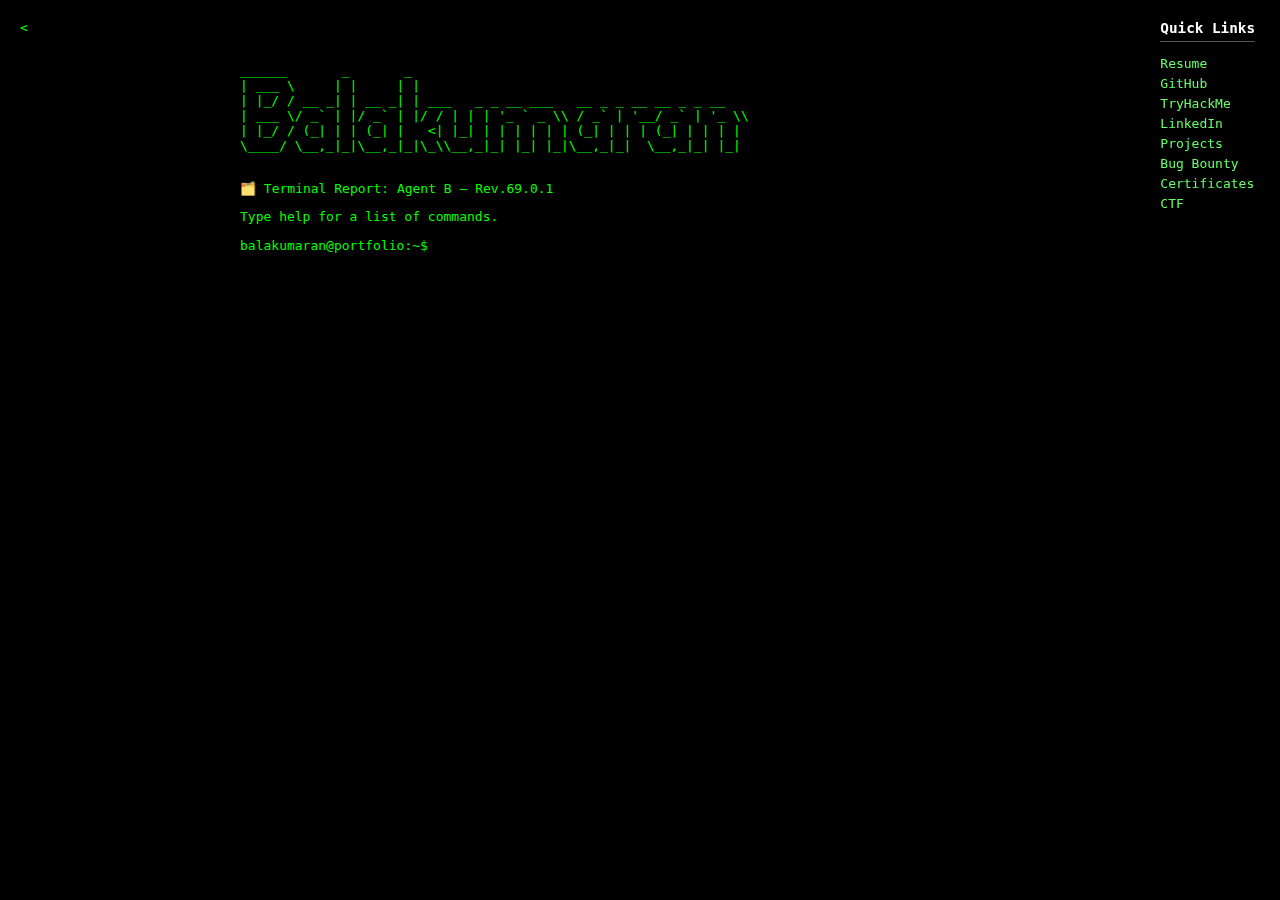
<file: index.html>
<!DOCTYPE html>
<html lang="en">
<head>
  <meta charset="UTF-8">
  <title>Balakumaran Portfolio</title>
  <link rel="stylesheet" href="style.css">
</head>
<body>
  
  <<div id="sidebar">
    <h3>Quick Links</h3>
    <ul>
      <li><a href="assets/resume.pdf" target="_blank">Resume</a></li>
      <li><a href="https://github.com/balakumaran1507" target="_blank">GitHub</a></li>
      <li><a href="https://tryhackme.com/p/Neuxdemorphous" target="_blank">TryHackMe</a></li>
      <li><a href="https://linkedin.com/in/balakumaran2005" target="_blank">LinkedIn</a></li>
      <li><a href="projects.html" target="_blank">Projects</a></li>
      <li><a href="bugbounty.html" target="_blank">Bug Bounty</a></li>
      <li><a href="certificates.html" target="_blank">Certificates</a></li>
      <li><a href="ctf.html" target="_blank">CTF</a></li>
    </ul>
  </div>
  <div class="terminal">
    <!-- Big ASCII Heading -->
    <pre id="ascii-heading"></pre>
    <!-- Subheading -->
    <p id="subheading"></p>
    <p>Type <code>help</code> for a list of commands.</p>
    <div id="output"></div>
    <div class="prompt">
      <span id="prompt-text">balakumaran@portfolio:~$</span>
      <input type="text" id="command-input" autofocus>
    </div>
  </div>

  <script src="main.js"></script>
</body>
</html>
</file>
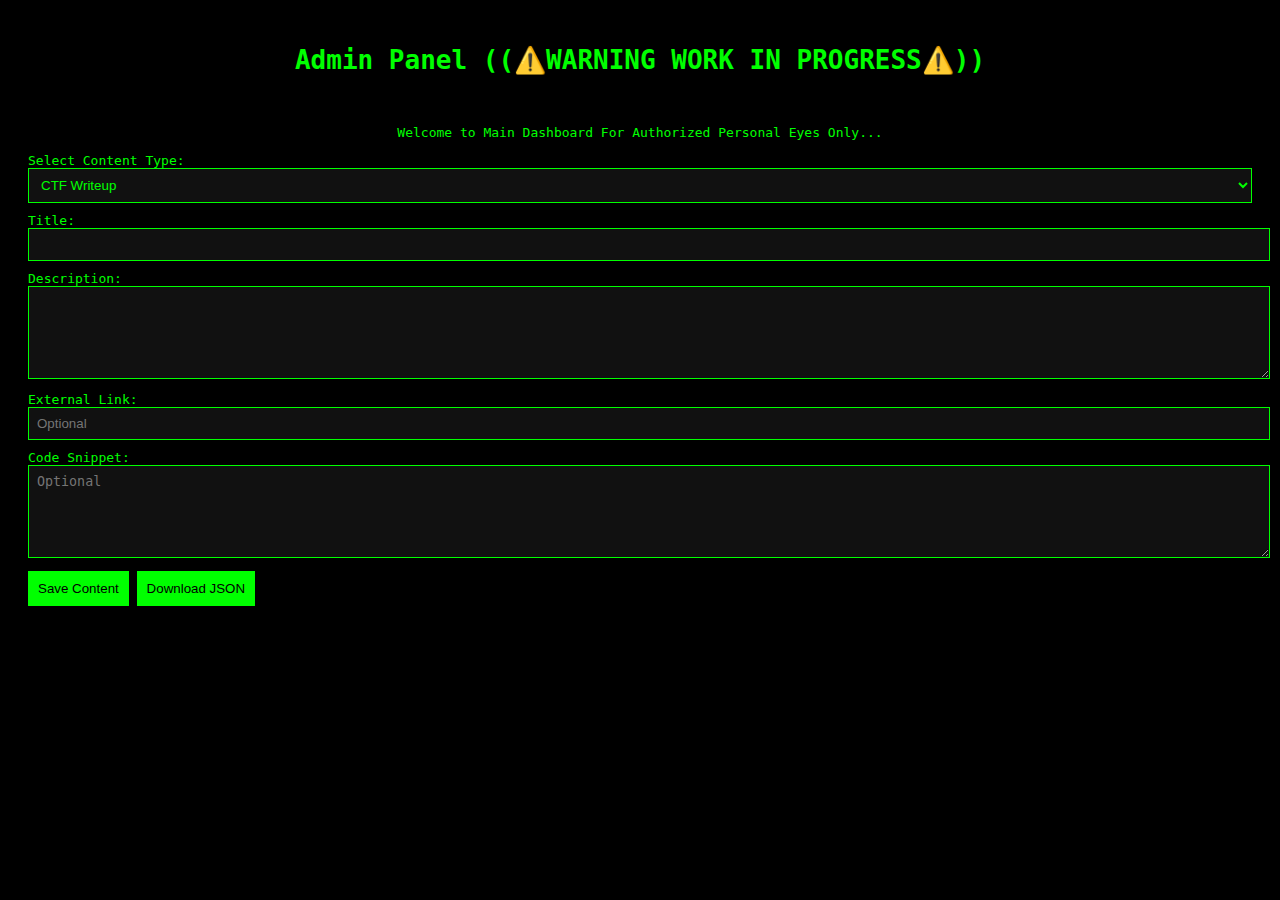
<file: admin.html>
<!DOCTYPE html>
<html lang="en">

<head>
    <meta charset="UTF-8">
    <title>Admin Panel</title>
    <style>
        body {
            background-color: #000;
            color: #0f0;
            font-family: monospace;
            padding: 20px;
        }

        h1 {
            text-align: center;
        }

        .hidden {
            display: none;
        }

        label {
            display: block;
            margin-top: 10px;
        }

        input,
        textarea,
        select {
            width: 100%;
            padding: 8px;
            background-color: #111;
            color: #0f0;
            border: 1px solid #0f0;
        }

        button {
            background-color: #0f0;
            color: #000;
            border: none;
            padding: 10px;
            margin-top: 10px;
            cursor: pointer;
        }

        #login-box {
            text-align: center;
            margin-top: 50px;
        }
    </style>
</head>

<body>
    <h1>Admin Panel ((⚠️WARNING WORK IN PROGRESS⚠️))</h1>

    <div id="login-box">
        <p>Welcome to Main Dashboard For Authorized Personal Eyes Only...</p>
    </div>

    <div id="admin-panel">
        <label for="content-type">Select Content Type:</label>
        <select id="content-type">
            <option value="ctf">CTF Writeup</option>
            <option value="project">Project</option>
            <option value="certificate">Certificate</option>
        </select>

        <label for="title">Title:</label>
        <input type="text" id="title">

        <label for="description">Description:</label>
        <textarea id="description" rows="5"></textarea>

        <label for="link">External Link:</label>
        <input type="url" id="link" placeholder="Optional">

        <label for="code">Code Snippet:</label>
        <textarea id="code" rows="5" placeholder="Optional"></textarea>

        <button onclick="saveContent()">Save Content</button>
        <button onclick="downloadData()">Download JSON</button>
    </div>

    <script>

        function saveContent() {
            const type = document.getElementById('content-type').value;
            const title = document.getElementById('title').value.trim();
            const description = document.getElementById('description').value.trim();
            const link = document.getElementById('link').value.trim();
            const code = document.getElementById('code').value.trim();

            if (!title || !description) {
                alert('Title and description are required!');
                return;
            }

            const content = {
                type,
                title,
                description,
                link,
                code
            };

            // Load existing data or create new
            let data = JSON.parse(localStorage.getItem('contentData')) || [];
            data.push(content);
            localStorage.setItem('contentData', JSON.stringify(data));

            alert('Content saved locally!');
            // Clear form
            document.getElementById('title').value = '';
            document.getElementById('description').value = '';
            document.getElementById('link').value = '';
            document.getElementById('code').value = '';
        }

        function downloadData() {
            const data = localStorage.getItem('contentData');
            if (!data) {
                alert('No data to download!');
                return;
            }

            const blob = new Blob([data], { type: 'application/json' });
            const url = URL.createObjectURL(blob);
            const a = document.createElement('a');
            a.href = url;
            a.download = 'contentData.json';
            a.click();
            URL.revokeObjectURL(url);
        }
    </script>
</body>

</html>
</file>
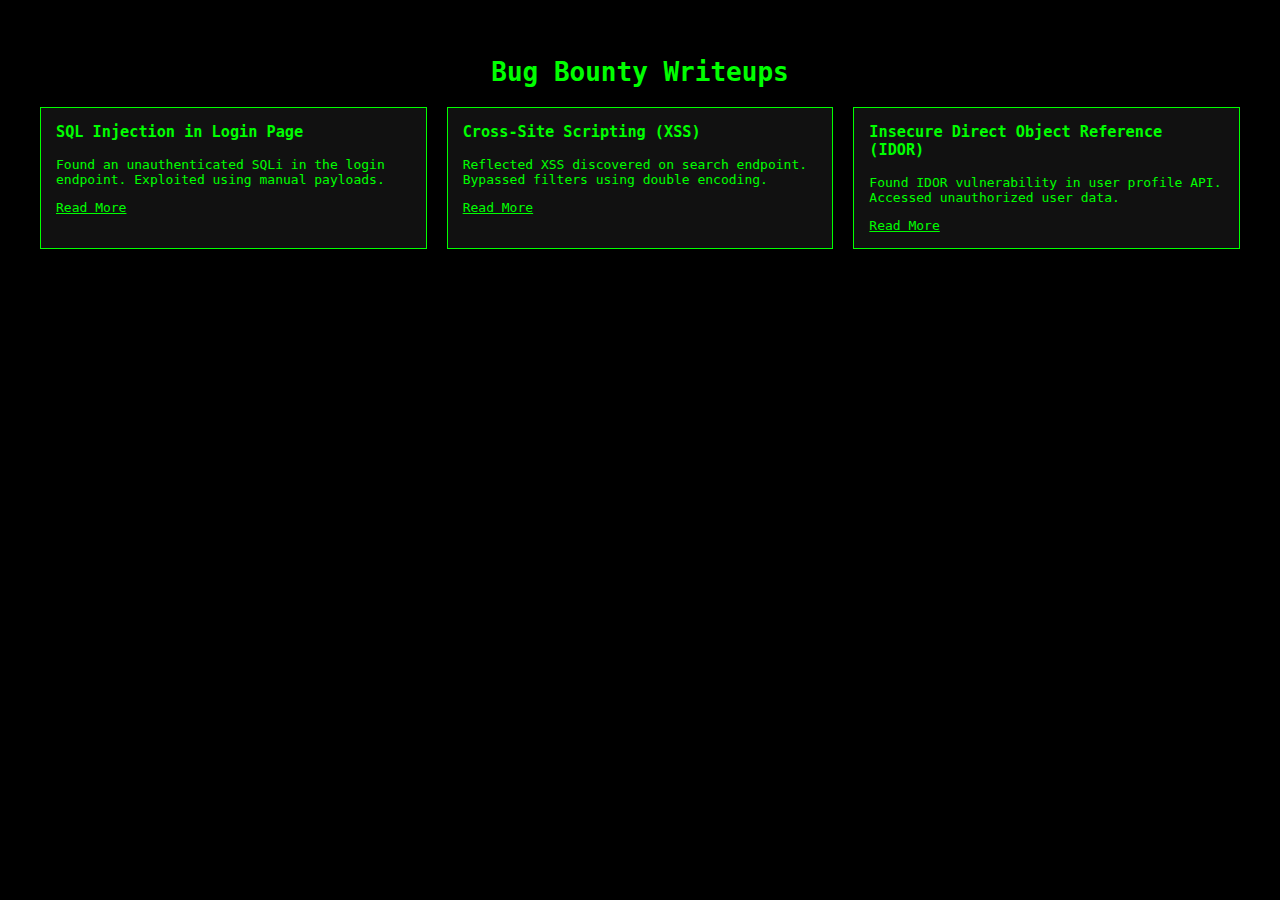
<file: bugbounty.html>
<!DOCTYPE html>
<html lang="en">

<head>
    <meta charset="UTF-8">
    <title>Balakumaran Bug Bounty Writeups</title>
    <link rel="stylesheet" href="style.css">
    <style>
        body {
            background-color: #000;
            color: #0f0;
            font-family: monospace;
            padding: 20px;
        }

        h1 {
            text-align: center;
            margin-bottom: 20px;
        }

        .card-container {
            display: grid;
            grid-template-columns: repeat(auto-fit, minmax(250px, 1fr));
            gap: 20px;
        }

        .card {
            border: 1px solid #0f0;
            padding: 15px;
            background-color: #111;
        }

        .card h3 {
            margin-top: 0;
        }

        .card a {
            color: #0f0;
            text-decoration: underline;
        }
    </style>
</head>

<body>
    <h1>Bug Bounty Writeups</h1>

    <div class="card-container">
        <div class="card">
            <h3>SQL Injection in Login Page</h3>
            <p>Found an unauthenticated SQLi in the login endpoint. Exploited using manual payloads.</p>
            <a href="#">Read More</a>
        </div>

        <div class="card">
            <h3>Cross-Site Scripting (XSS)</h3>
            <p>Reflected XSS discovered on search endpoint. Bypassed filters using double encoding.</p>
            <a href="#">Read More</a>
        </div>

        <div class="card">
            <h3>Insecure Direct Object Reference (IDOR)</h3>
            <p>Found IDOR vulnerability in user profile API. Accessed unauthorized user data.</p>
            <a href="#">Read More</a>
        </div>
    </div>
</body>

</html>
</file>
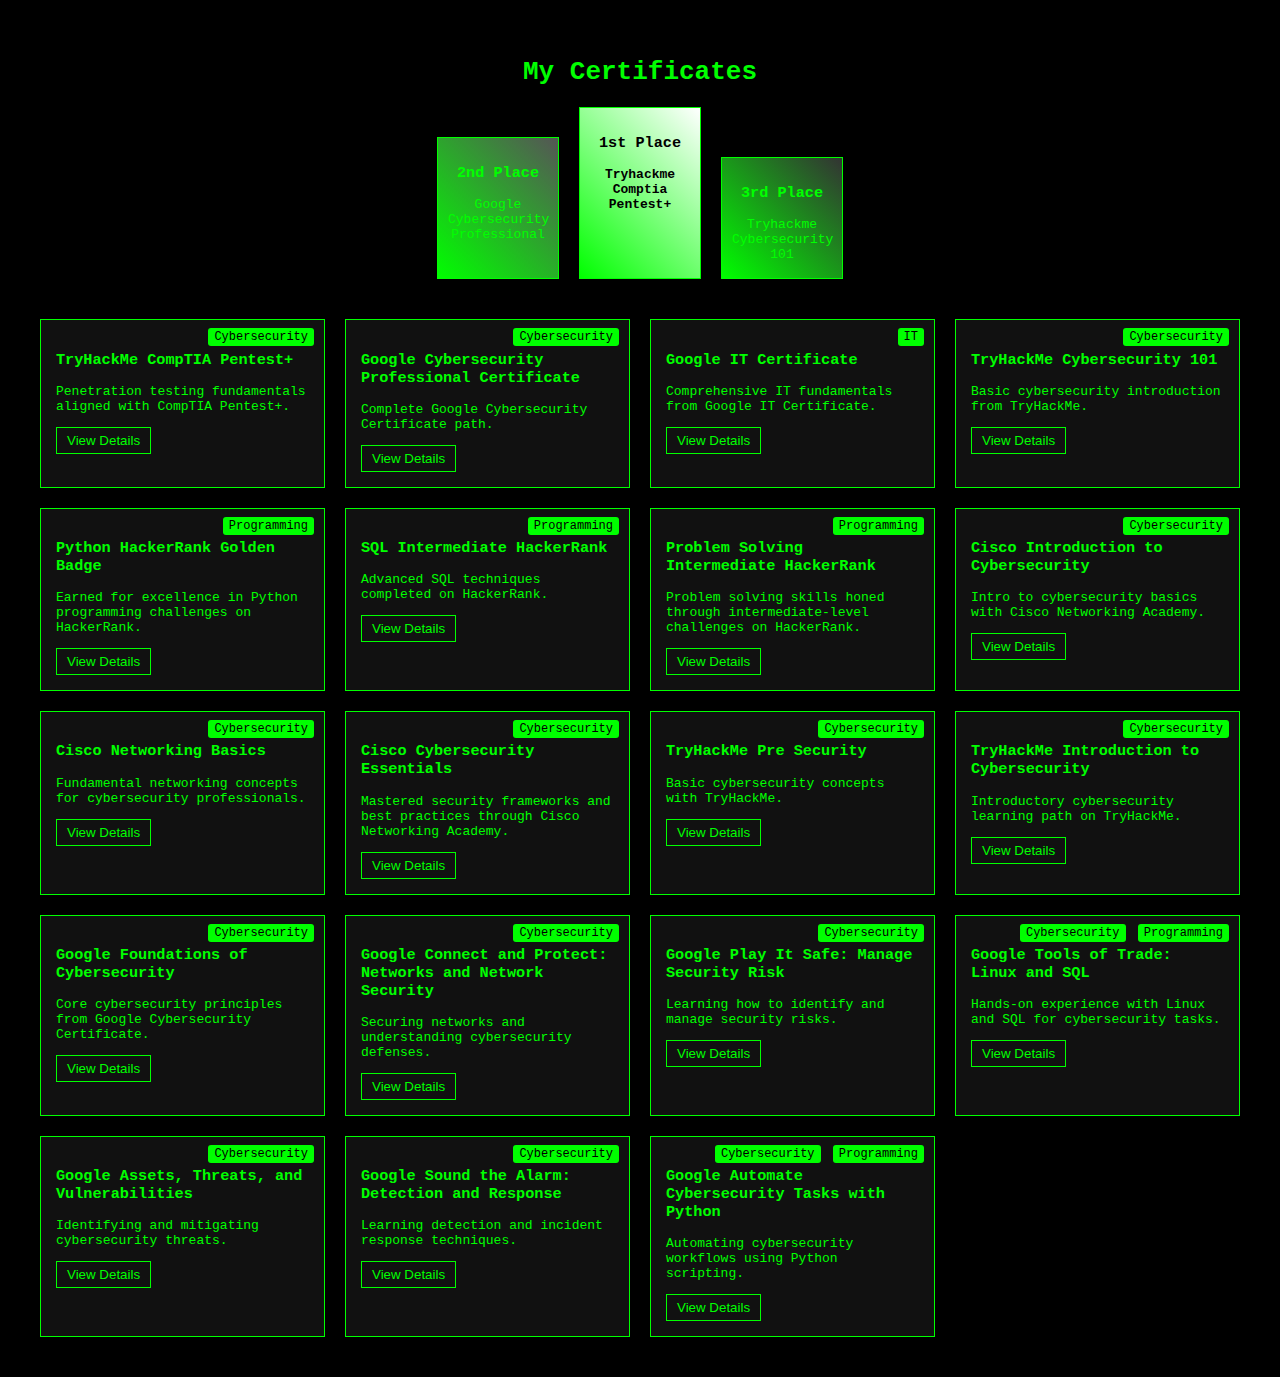
<file: certificates.html>
<!DOCTYPE html>
<html lang="en">

<head>
    <meta charset="UTF-8">
    <title>Balakumaran Certificates</title>
    <link rel="stylesheet" href="style.css">
    <style>
        body {
            background-color: #000;
            color: #0f0;
            font-family: monospace;
            padding: 20px;
        }

        h1 {
            text-align: center;
            margin-bottom: 20px;
        }

        .podium {
            display: flex;
            justify-content: center;
            align-items: flex-end;
            gap: 20px;
            margin-bottom: 40px;
        }

        .podium .position {
            text-align: center;
            padding: 10px;
            background-color: #111;
            border: 1px solid #0f0;
            width: 100px;
        }

        .podium .first {
            height: 150px;
            font-weight: bold;
            background: linear-gradient(45deg, #0f0, #fff);
            color: #000;
        }

        .podium .second {
            height: 120px;
            background: linear-gradient(45deg, #0f0, #555);
        }

        .podium .third {
            height: 100px;
            background: linear-gradient(45deg, #0f0, #333);
        }

        .certificates {
            display: grid;
            grid-template-columns: repeat(auto-fit, minmax(250px, 1fr));
            gap: 20px;
        }

        .cert-card {
            border: 1px solid #0f0;
            padding: 15px;
            background-color: #111;
            position: relative;
        }

        .cert-card .tags {
            position: absolute;
            top: 10px;
            right: 10px;
            font-size: 12px;
        }

        .cert-card .tag {
            background-color: #0f0;
            color: #000;
            padding: 2px 6px;
            margin-left: 5px;
            border-radius: 3px;
        }

        .cert-card button {
            background: none;
            border: 1px solid #0f0;
            color: #0f0;
            padding: 5px 10px;
            cursor: pointer;
        }

        /* Modal styles */
        .modal {
            display: none;
            position: fixed;
            z-index: 1000;
            left: 0;
            top: 0;
            width: 100%;
            height: 100%;
            background-color: rgba(0, 0, 0, 0.8);
            overflow: auto;
        }

        .modal-content {
            background-color: #111;
            margin: 10% auto;
            padding: 20px;
            border: 1px solid #0f0;
            width: 80%;
            max-width: 600px;
            position: relative;
        }

        .close {
            position: absolute;
            top: 10px;
            right: 20px;
            color: #0f0;
            font-size: 24px;
            cursor: pointer;
        }

        a {
            color: #0f0;
            text-decoration: underline;
        }
    </style>
</head>

<body>
    <h1>My Certificates</h1>

    <!-- Podium -->
    <div class="podium">
        <div class="position second">
            <h3>2nd Place</h3>
            <p>Google Cybersecurity Professional</p>
        </div>
        <div class="position first">
            <h3>1st Place</h3>
            <p>Tryhackme Comptia Pentest+</p>
        </div>
        <div class="position third">
            <h3>3rd Place</h3>
            <p>Tryhackme Cybersecurity 101</p>
        </div>
    </div>

<!-- Certificates Grid -->
<div class="certificates">
    <div class="cert-card">
        <h3>TryHackMe CompTIA Pentest+</h3>
        <div class="tags">
            <span class="tag">Cybersecurity</span>
        </div>
        <p>Penetration testing fundamentals aligned with CompTIA Pentest+.</p>
        <button onclick="openModal('thm-pentest')">View Details</button>
    </div>

    <div class="cert-card">
        <h3>Google Cybersecurity Professional Certificate</h3>
        <div class="tags">
            <span class="tag">Cybersecurity</span>
        </div>
        <p>Complete Google Cybersecurity Certificate path.</p>
        <button onclick="openModal('google-pro')">View Details</button>
    </div>

    <div class="cert-card">
        <h3>Google IT Certificate</h3>
        <div class="tags">
            <span class="tag">IT</span>
        </div>
        <p>Comprehensive IT fundamentals from Google IT Certificate.</p>
        <button onclick="openModal('google-it')">View Details</button>
    </div>

    <div class="cert-card">
        <h3>TryHackMe Cybersecurity 101</h3>
        <div class="tags">
            <span class="tag">Cybersecurity</span>
        </div>
        <p>Basic cybersecurity introduction from TryHackMe.</p>
        <button onclick="openModal('thm-101')">View Details</button>
    </div>

    <div class="cert-card">
        <h3>Python HackerRank Golden Badge</h3>
        <div class="tags">
            <span class="tag">Programming</span>
        </div>
        <p>Earned for excellence in Python programming challenges on HackerRank.</p>
        <button onclick="openModal('python')">View Details</button>
    </div>

    <div class="cert-card">
        <h3>SQL Intermediate HackerRank</h3>
        <div class="tags">
            <span class="tag">Programming</span>
        </div>
        <p>Advanced SQL techniques completed on HackerRank.</p>
        <button onclick="openModal('sql-intermediate')">View Details</button>
    </div>

    <div class="cert-card">
        <h3>Problem Solving Intermediate HackerRank</h3>
        <div class="tags">
            <span class="tag">Programming</span>
        </div>
        <p>Problem solving skills honed through intermediate-level challenges on HackerRank.</p>
        <button onclick="openModal('problem-solving')">View Details</button>
    </div>

    <div class="cert-card">
        <h3>Cisco Introduction to Cybersecurity</h3>
        <div class="tags">
            <span class="tag">Cybersecurity</span>
        </div>
        <p>Intro to cybersecurity basics with Cisco Networking Academy.</p>
        <button onclick="openModal('cisco-intro')">View Details</button>
    </div>

    <div class="cert-card">
        <h3>Cisco Networking Basics</h3>
        <div class="tags">
            <span class="tag">Cybersecurity</span>
        </div>
        <p>Fundamental networking concepts for cybersecurity professionals.</p>
        <button onclick="openModal('cisco-networking')">View Details</button>
    </div>

    <div class="cert-card">
        <h3>Cisco Cybersecurity Essentials</h3>
        <div class="tags">
            <span class="tag">Cybersecurity</span>
        </div>
        <p>Mastered security frameworks and best practices through Cisco Networking Academy.</p>
        <button onclick="openModal('cisco-essentials')">View Details</button>
    </div>

    <div class="cert-card">
        <h3>TryHackMe Pre Security</h3>
        <div class="tags">
            <span class="tag">Cybersecurity</span>
        </div>
        <p>Basic cybersecurity concepts with TryHackMe.</p>
        <button onclick="openModal('thm-presecurity')">View Details</button>
    </div>

    <div class="cert-card">
        <h3>TryHackMe Introduction to Cybersecurity</h3>
        <div class="tags">
            <span class="tag">Cybersecurity</span>
        </div>
        <p>Introductory cybersecurity learning path on TryHackMe.</p>
        <button onclick="openModal('thm-intro')">View Details</button>
    </div>

    <div class="cert-card">
        <h3>Google Foundations of Cybersecurity</h3>
        <div class="tags">
            <span class="tag">Cybersecurity</span>
        </div>
        <p>Core cybersecurity principles from Google Cybersecurity Certificate.</p>
        <button onclick="openModal('google-foundations')">View Details</button>
    </div>

    <div class="cert-card">
        <h3>Google Connect and Protect: Networks and Network Security</h3>
        <div class="tags">
            <span class="tag">Cybersecurity</span>
        </div>
        <p>Securing networks and understanding cybersecurity defenses.</p>
        <button onclick="openModal('google-connect')">View Details</button>
    </div>

    <div class="cert-card">
        <h3>Google Play It Safe: Manage Security Risk</h3>
        <div class="tags">
            <span class="tag">Cybersecurity</span>
        </div>
        <p>Learning how to identify and manage security risks.</p>
        <button onclick="openModal('google-safe')">View Details</button>
    </div>

    <div class="cert-card">
        <h3>Google Tools of Trade: Linux and SQL</h3>
        <div class="tags">
            <span class="tag">Cybersecurity</span>
            <span class="tag">Programming</span>
        </div>
        <p>Hands-on experience with Linux and SQL for cybersecurity tasks.</p>
        <button onclick="openModal('google-tools')">View Details</button>
    </div>

    <div class="cert-card">
        <h3>Google Assets, Threats, and Vulnerabilities</h3>
        <div class="tags">
            <span class="tag">Cybersecurity</span>
        </div>
        <p>Identifying and mitigating cybersecurity threats.</p>
        <button onclick="openModal('google-assets')">View Details</button>
    </div>

    <div class="cert-card">
        <h3>Google Sound the Alarm: Detection and Response</h3>
        <div class="tags">
            <span class="tag">Cybersecurity</span>
        </div>
        <p>Learning detection and incident response techniques.</p>
        <button onclick="openModal('google-alarm')">View Details</button>
    </div>

    <div class="cert-card">
        <h3>Google Automate Cybersecurity Tasks with Python</h3>
        <div class="tags">
            <span class="tag">Cybersecurity</span>
            <span class="tag">Programming</span>
        </div>
        <p>Automating cybersecurity workflows using Python scripting.</p>
        <button onclick="openModal('google-python')">View Details</button>
    </div>
</div>

        
    <!-- Modals -->
    <!-- Repeat similar modal structure for each certificate -->
    <!-- Example Modal -->
    <!-- Python -->
    <div id="modal-python" class="modal">
        <div class="modal-content">
            <span class="close" onclick="closeModal('python')">&times;</span>
            <h2>Python HackerRank Golden Badge</h2>
            <p>Earned for excellence in Python programming challenges on HackerRank.</p>
            <a href="assets/python_certificate.pdf" target="_blank">Download PDF</a>
        </div>
    </div>
    
    <!-- SQL Intermediate -->
    <div id="modal-sql-intermediate" class="modal">
        <div class="modal-content">
            <span class="close" onclick="closeModal('sql-intermediate')">&times;</span>
            <h2>SQL Intermediate HackerRank</h2>
            <p>Advanced SQL techniques completed on HackerRank.</p>
            <a href="assets/sql_intermediate_certificate.pdf" target="_blank">Download PDF</a>
        </div>
    </div>
    
    <!-- Problem Solving Intermediate -->
    <div id="modal-problem-solving" class="modal">
        <div class="modal-content">
            <span class="close" onclick="closeModal('problem-solving')">&times;</span>
            <h2>Problem Solving Intermediate HackerRank</h2>
            <p>Problem solving skills honed through intermediate-level challenges on HackerRank.</p>
            <a href="assets/problem_solving_certificate.pdf" target="_blank">Download PDF</a>
        </div>
    </div>
    
    <!-- Cisco Introduction to Cybersecurity -->
    <div id="modal-cisco-intro" class="modal">
        <div class="modal-content">
            <span class="close" onclick="closeModal('cisco-intro')">&times;</span>
            <h2>Cisco Introduction to Cybersecurity</h2>
            <p>Intro to cybersecurity basics with Cisco Networking Academy.</p>
            <a href="assets/cisco_intro_certificate.pdf" target="_blank">Download PDF</a>
        </div>
    </div>
    
    <!-- Cisco Networking Basics -->
    <div id="modal-cisco-networking" class="modal">
        <div class="modal-content">
            <span class="close" onclick="closeModal('cisco-networking')">&times;</span>
            <h2>Cisco Networking Basics</h2>
            <p>Fundamental networking concepts for cybersecurity professionals.</p>
            <a href="assets/cisco_networking_certificate.pdf" target="_blank">Download PDF</a>
        </div>
    </div>
    
    <!-- Cisco Cybersecurity Essentials -->
    <div id="modal-cisco-essentials" class="modal">
        <div class="modal-content">
            <span class="close" onclick="closeModal('cisco-essentials')">&times;</span>
            <h2>Cisco Cybersecurity Essentials</h2>
            <p>Mastered security frameworks and best practices through Cisco Networking Academy.</p>
            <a href="assets/cisco_essentials_certificate.pdf" target="_blank">Download PDF</a>
        </div>
    </div>
    
    <!-- TryHackMe Pre Security -->
    <div id="modal-thm-presecurity" class="modal">
        <div class="modal-content">
            <span class="close" onclick="closeModal('thm-presecurity')">&times;</span>
            <h2>TryHackMe Pre Security</h2>
            <p>Basic cybersecurity concepts with TryHackMe.</p>
            <a href="assets/thm_pre_security_certificate.pdf" target="_blank">Download PDF</a>
        </div>
    </div>
    
    <!-- TryHackMe Introduction to Cybersecurity -->
    <div id="modal-thm-intro" class="modal">
        <div class="modal-content">
            <span class="close" onclick="closeModal('thm-intro')">&times;</span>
            <h2>TryHackMe Introduction to Cybersecurity</h2>
            <p>Introductory cybersecurity learning path on TryHackMe.</p>
            <a href="assets/thm_intro_certificate.pdf" target="_blank">Download PDF</a>
        </div>
    </div>
    
    <!-- Google Foundations of Cybersecurity -->
    <div id="modal-google-foundations" class="modal">
        <div class="modal-content">
            <span class="close" onclick="closeModal('google-foundations')">&times;</span>
            <h2>Google Foundations of Cybersecurity</h2>
            <p>Core cybersecurity principles from Google Cybersecurity Certificate.</p>
            <a href="assets/google_foundations_certificate.pdf" target="_blank">Download PDF</a>
        </div>
    </div>
    
    <!-- Google Connect and Protect -->
    <div id="modal-google-connect" class="modal">
        <div class="modal-content">
            <span class="close" onclick="closeModal('google-connect')">&times;</span>
            <h2>Google Connect and Protect: Networks and Network Security</h2>
            <p>Securing networks and understanding cybersecurity defenses.</p>
            <a href="assets/google_connect_certificate.pdf" target="_blank">Download PDF</a>
        </div>
    </div>
    
    <!-- Google Play It Safe -->
    <div id="modal-google-safe" class="modal">
        <div class="modal-content">
            <span class="close" onclick="closeModal('google-safe')">&times;</span>
            <h2>Google Play It Safe: Manage Security Risk</h2>
            <p>Learning how to identify and manage security risks.</p>
            <a href="assets/google_safe_certificate.pdf" target="_blank">Download PDF</a>
        </div>
    </div>
    
    <!-- Google Tools of Trade -->
    <div id="modal-google-tools" class="modal">
        <div class="modal-content">
            <span class="close" onclick="closeModal('google-tools')">&times;</span>
            <h2>Google Tools of Trade: Linux and SQL</h2>
            <p>Hands-on experience with Linux and SQL for cybersecurity tasks.</p>
            <a href="assets/google_tools_certificate.pdf" target="_blank">Download PDF</a>
        </div>
    </div>
    
    <!-- Google Assets, Threats, and Vulnerabilities -->
    <div id="modal-google-assets" class="modal">
        <div class="modal-content">
            <span class="close" onclick="closeModal('google-assets')">&times;</span>
            <h2>Google Assets, Threats, and Vulnerabilities</h2>
            <p>Identifying and mitigating cybersecurity threats.</p>
            <a href="assets/google_assets_certificate.pdf" target="_blank">Download PDF</a>
        </div>
    </div>
    
    <!-- Google Sound the Alarm -->
    <div id="modal-google-alarm" class="modal">
        <div class="modal-content">
            <span class="close" onclick="closeModal('google-alarm')">&times;</span>
            <h2>Google Sound the Alarm: Detection and Response</h2>
            <p>Learning detection and incident response techniques.</p>
            <a href="assets/google_alarm_certificate.pdf" target="_blank">Download PDF</a>
        </div>
    </div>
    
    <!-- Google Automate with Python -->
    <div id="modal-google-python" class="modal">
        <div class="modal-content">
            <span class="close" onclick="closeModal('google-python')">&times;</span>
            <h2>Google Automate Cybersecurity Tasks with Python</h2>
            <p>Automating cybersecurity workflows using Python scripting.</p>
            <a href="assets/google_python_certificate.pdf" target="_blank">Download PDF</a>
        </div>
    </div>
    
    <!-- Google Cybersecurity Professional Certificate -->
    <div id="modal-google-pro" class="modal">
        <div class="modal-content">
            <span class="close" onclick="closeModal('google-pro')">&times;</span>
            <h2>Google Cybersecurity Professional Certificate</h2>
            <p>Complete Google Cybersecurity Certificate path.</p>
            <a href="assets/google_pro_certificate.pdf" target="_blank">Download PDF</a>
        </div>
    </div>
    
    <!-- Google IT Certificate -->
    <div id="modal-google-it" class="modal">
        <div class="modal-content">
            <span class="close" onclick="closeModal('google-it')">&times;</span>
            <h2>Google IT Certificate</h2>
            <p>Comprehensive IT fundamentals from Google IT Certificate.</p>
            <a href="assets/google_it_certificate.pdf" target="_blank">Download PDF</a>
        </div>
    </div>
    
    <!-- TryHackMe Cybersecurity 101 -->
    <div id="modal-thm-101" class="modal">
        <div class="modal-content">
            <span class="close" onclick="closeModal('thm-101')">&times;</span>
            <h2>TryHackMe Cybersecurity 101</h2>
            <p>Basic cybersecurity introduction from TryHackMe.</p>
            <a href="assets/thm_101_certificate.pdf" target="_blank">Download PDF</a>
        </div>
    </div>
    
    <!-- TryHackMe CompTIA Pentest+ -->
    <div id="modal-thm-pentest" class="modal">
        <div class="modal-content">
            <span class="close" onclick="closeModal('thm-pentest')">&times;</span>
            <h2>TryHackMe CompTIA Pentest+</h2>
            <p>Penetration testing fundamentals aligned with CompTIA Pentest+.</p>
            <a href="assets/thm_pentest_certificate.pdf" target="_blank">Download PDF</a>
        </div>
    </div>
<!-- Repeat similar modals for each certificate by updating the id and content -->
    
    <!-- Repeat for each certificate -->
    
    <script>
        function openModal(id) {
            document.getElementById('modal-' + id).style.display = 'block';
        }
        function closeModal(id) {
            document.getElementById('modal-' + id).style.display = 'none';
        }
    </script>
</body>

</html>
</file>
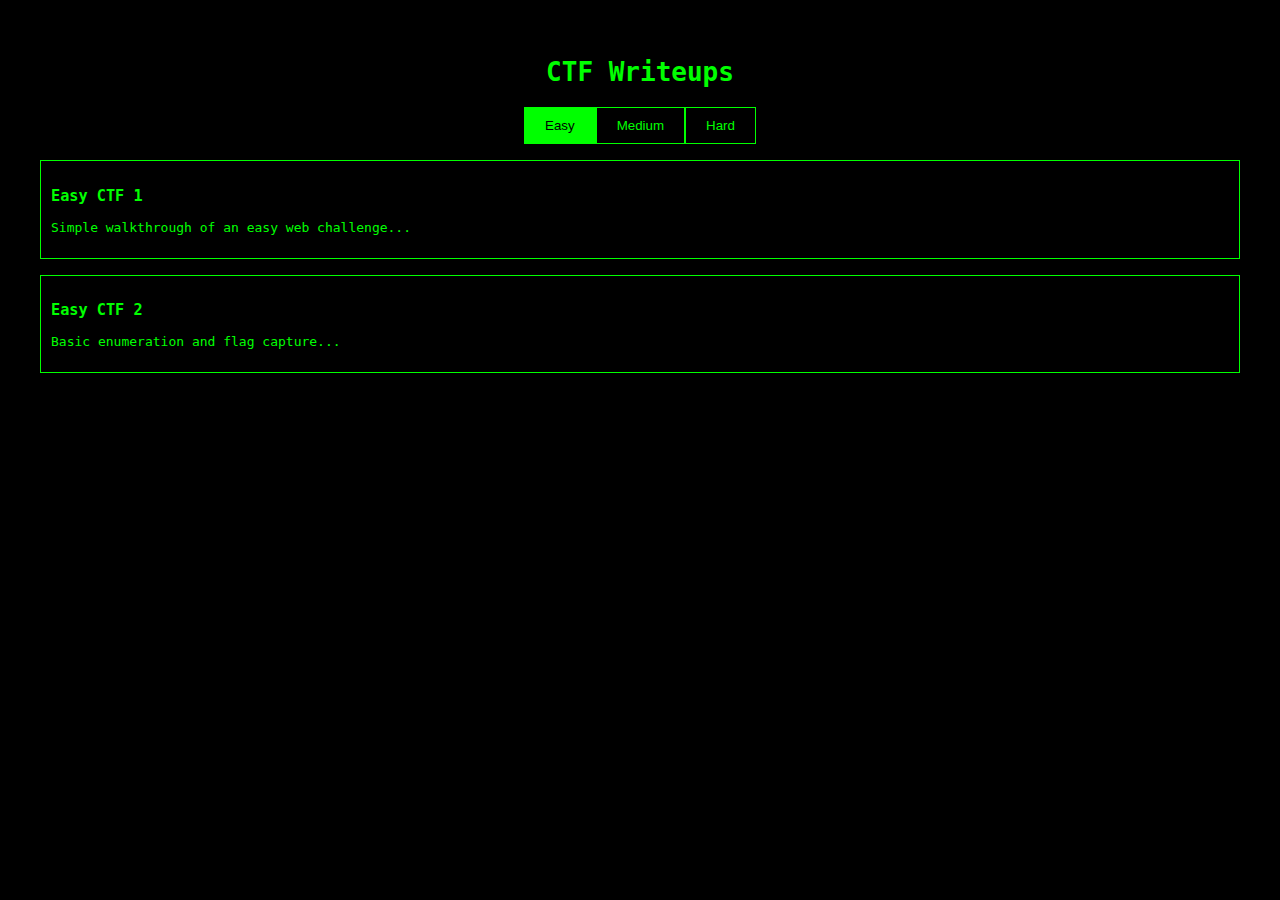
<file: ctf.html>
<!DOCTYPE html>
<html lang="en">

<head>
    <meta charset="UTF-8">
    <title>Balakumaran CTF Writeups</title>
    <link rel="stylesheet" href="style.css">
    <style>
        body {
            background-color: #000;
            color: #0f0;
            font-family: monospace;
            padding: 20px;
        }

        h1 {
            text-align: center;
            margin-bottom: 20px;
        }

        .tabs {
            display: flex;
            justify-content: center;
            margin-bottom: 1rem;
        }

        .tabs button {
            background: transparent;
            border: 1px solid #0f0;
            color: #0f0;
            padding: 10px 20px;
            cursor: pointer;
        }

        .tabs button.active {
            background-color: #0f0;
            color: #000;
        }

        .tab-content {
            display: none;
        }

        .tab-content.active {
            display: block;
        }

        .writeup {
            margin-bottom: 1rem;
            border: 1px solid #0f0;
            padding: 10px;
            cursor: pointer;
            transition: background-color 0.2s;
        }

        .writeup:hover {
            background-color: rgba(0, 255, 0, 0.1);
        }

        /* Modal Styles */
        .modal-overlay {
            position: fixed;
            top: 0;
            left: 0;
            width: 100%;
            height: 100%;
            background: rgba(0, 0, 0, 0.8);
            display: none;
            justify-content: center;
            align-items: center;
            z-index: 1000;
        }

        .modal-overlay.active {
            display: flex;
        }

        .modal {
            background-color: #000;
            border: 1px solid #0f0;
            padding: 20px;
            max-width: 600px;
            width: 90%;
            color: #0f0;
            position: relative;
            animation: fadeIn 0.3s;
        }

        .modal h2 {
            margin-top: 0;
        }

        .modal a {
            color: #0f0;
            text-decoration: underline;
        }

        .modal .close-btn {
            position: absolute;
            top: 10px;
            right: 15px;
            background: none;
            border: none;
            color: #0f0;
            font-size: 20px;
            cursor: pointer;
        }

        @keyframes fadeIn {
            from {
                opacity: 0;
                transform: scale(0.95);
            }

            to {
                opacity: 1;
                transform: scale(1);
            }
        }
    </style>
</head>

<body>
    <h1>CTF Writeups</h1>

    <div class="tabs">
        <button onclick="showTab('easy')" id="tab-easy" class="active">Easy</button>
        <button onclick="showTab('medium')" id="tab-medium">Medium</button>
        <button onclick="showTab('hard')" id="tab-hard">Hard</button>
    </div>

    <div id="easy" class="tab-content active">
        <div class="writeup"
            onclick="openModal('Easy CTF 1', 'A simple walkthrough of an easy web challenge.', 'https://medium.com/@balakumaran/easy-ctf-1')">
            <h3>Easy CTF 1</h3>
            <p>Simple walkthrough of an easy web challenge...</p>
        </div>
        <div class="writeup"
            onclick="openModal('Easy CTF 2', 'Basic enumeration and flag capture.', 'https://medium.com/@balakumaran/easy-ctf-2')">
            <h3>Easy CTF 2</h3>
            <p>Basic enumeration and flag capture...</p>
        </div>
    </div>

    <div id="medium" class="tab-content">
        <div class="writeup"
            onclick="openModal('Medium CTF 1', 'Requires privilege escalation.', 'https://medium.com/@balakumaran/medium-ctf-1')">
            <h3>Medium CTF 1</h3>
            <p>Requires privilege escalation...</p>
        </div>
    </div>

    <div id="hard" class="tab-content">
        <div class="writeup"
            onclick="openModal('Hard CTF 1', 'Advanced buffer overflow challenge.', 'https://medium.com/@balakumaran/hard-ctf-1')">
            <h3>Hard CTF 1</h3>
            <p>Advanced buffer overflow challenge...</p>
        </div>
    </div>

    <!-- Modal Overlay -->
    <div class="modal-overlay" id="modal-overlay">
        <div class="modal" id="modal">
            <button class="close-btn" onclick="closeModal()">&times;</button>
            <h2 id="modal-title">CTF Title</h2>
            <p id="modal-description">CTF Overview Description</p>
            <p><a href="#" target="_blank" id="modal-link">Read Full Writeup</a></p>
        </div>
    </div>

    <script>
        function showTab(level) {
            const tabs = document.querySelectorAll('.tab-content');
            tabs.forEach(tab => tab.classList.remove('active'));

            document.getElementById(level).classList.add('active');

            document.querySelectorAll('.tabs button').forEach(btn => btn.classList.remove('active'));
            document.getElementById(`tab-${level}`).classList.add('active');
        }

        function openModal(title, description, link) {
            document.getElementById('modal-title').innerText = title;
            document.getElementById('modal-description').innerText = description;
            document.getElementById('modal-link').href = link;
            document.getElementById('modal-overlay').classList.add('active');
        }

        function closeModal() {
            document.getElementById('modal-overlay').classList.remove('active');
        }

        // Close modal on Esc key
        document.addEventListener('keydown', function (e) {
            if (e.key === 'Escape') {
                closeModal();
            }
        });

        // Optional: Close modal on click outside
        document.getElementById('modal-overlay').addEventListener('click', function (e) {
            if (e.target === this) {
                closeModal();
            }
        });
    </script>
</body>

</html>
</file>
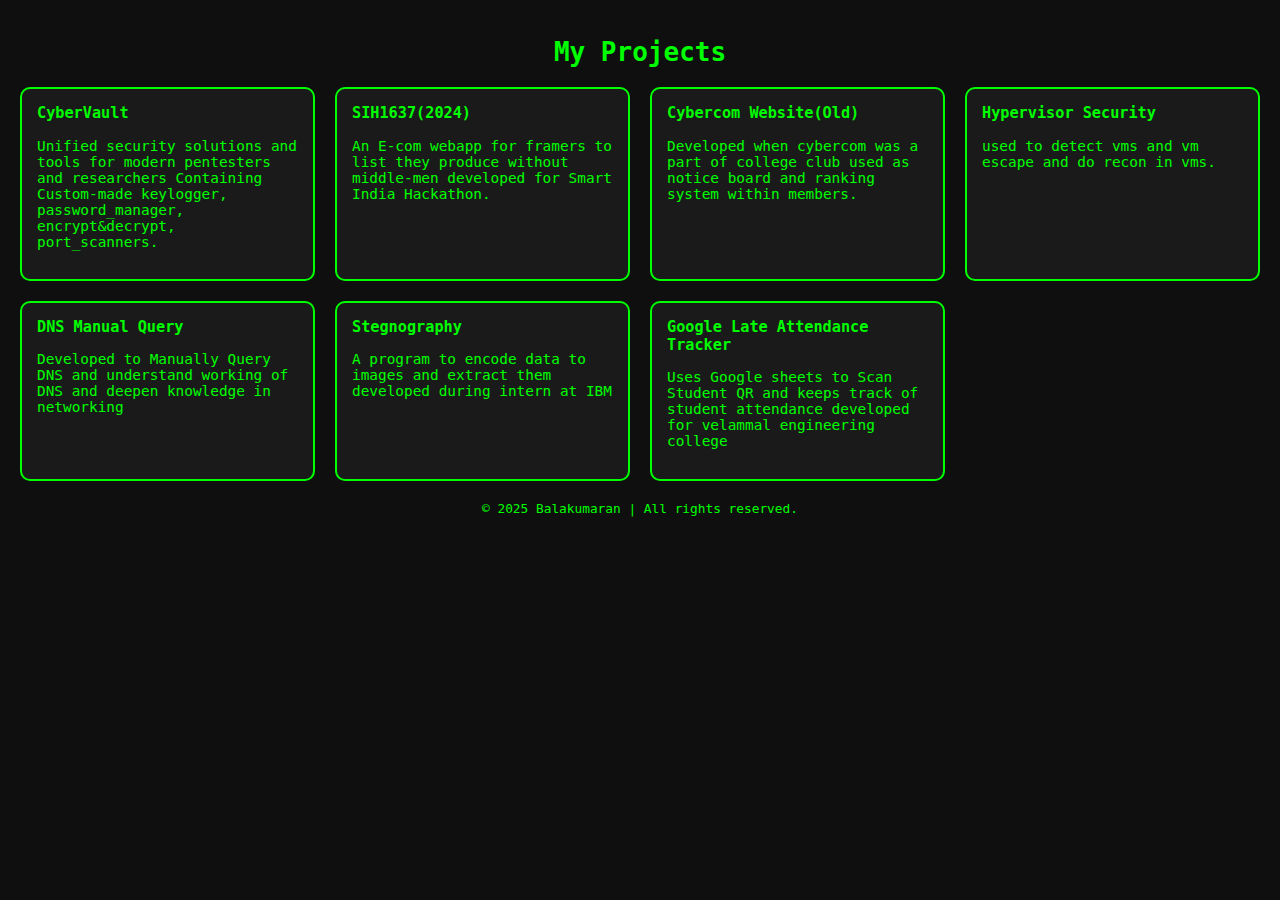
<file: projects.html>
<!DOCTYPE html>
<html lang="en">

<head>
    <meta charset="UTF-8" />
    <title>Projects - Balakumaran Portfolio</title>
    <style>
        body {
            background-color: #0f0f0f;
            color: #00ff00;
            font-family: monospace;
            margin: 0;
            padding: 20px;
        }

        h1 {
            text-align: center;
            margin-bottom: 20px;
        }

        .projects-container {
            display: grid;
            grid-template-columns: repeat(auto-fit, minmax(250px, 1fr));
            gap: 20px;
        }

        .project-card {
            background-color: #1a1a1a;
            border: 2px solid #00ff00;
            border-radius: 10px;
            padding: 15px;
            transition: transform 0.3s;
            cursor: pointer;
        }

        .project-card:hover {
            transform: scale(1.05);
        }

        .project-card h3 {
            margin-top: 0;
        }

        .project-card p {
            font-size: 0.9rem;
        }

        footer {
            text-align: center;
            margin-top: 20px;
            font-size: 0.8rem;
            color: #00ff00;
        }
    </style>
</head>

<body>
    <h1>My Projects</h1>
    <div class="projects-container">
        <div class="project-card"
            onclick="window.open('https://github.com/balakumaran1507/CyberVault', '_blank')">
            <h3>CyberVault</h3>
            <p>Unified security solutions and tools for modern pentesters and researchers Containing Custom-made keylogger, password_manager, encrypt&decrypt, port_scanners.</p>
        </div>
        <div class="project-card" onclick="window.open('https://github.com/balakumaran1507/SIH1637', '_blank')">
            <h3>SIH1637(2024)</h3>
            <p>An E-com webapp for framers to list they produce without middle-men developed for Smart India Hackathon.</p>
        </div>
        <div class="project-card" onclick="window.open('https://github.com/balakumaran1507/Cybercom-website', '_blank')">
            <h3>Cybercom Website(Old)</h3>
            <p>Developed when cybercom was a part of college club used as notice board and ranking system within members.</p>
        </div>
        <div class="project-card" onclick="window.open('https://github.com/balakumaran1507/hypervisor_security', '_blank')">
            <h3>Hypervisor Security</h3>
            <p>used to detect vms and vm escape and do recon in vms.</p>
        </div>
        <div class="project-card" onclick="window.open('https://github.com/balakumaran1507/DNS-Manual-Query', '_blank')">
            <h3>DNS Manual Query</h3>
            <p>Developed to Manually Query DNS and understand working of DNS and deepen knowledge in networking</p>
        </div>
        <div class="project-card" onclick="window.open('https://github.com/balakumaran1507/stegno', '_blank')">
            <h3>Stegnography</h3>
            <p>A program to encode data to images and extract them developed during intern at IBM</p>
        </div>
        <div class="project-card" onclick="window.open('https://github.com/balakumaran1507/late_attendace_google_sheet_version', '_blank')">
            <h3>Google Late Attendance Tracker</h3>
            <p>Uses Google sheets to Scan Student QR and keeps track of student attendance developed for velammal engineering college</p>
        </div>
    </div>
    <footer>
        &copy; 2025 Balakumaran | All rights reserved.
    </footer>
</body>

</html>
</file>
<file: style.css>
body {
    background-color: #000;
    color: #00FF00;
    font-family: monospace;
    margin: 20px;
}

.terminal {
    max-width: 800px;
    margin: auto;
}

#ascii-art {
    white-space: pre;
    font-size: 14px;
    line-height: 1.2;
}

.prompt {
    display: flex;
    align-items: center;
}

#prompt-text {
    margin-right: 8px;
}

#command-input {
    background: transparent;
    border: none;
    color: #00FF00;
    font-family: monospace;
    outline: none;
    width: 80%;
}
/* Sidebar Styles */
#sidebar {
    position: fixed;
    /* makes it float above content */
    top: 10px;
    /* distance from the top */
    right: 10px;
    /* distance from the right */
    background-color: rgba(0, 0, 0, 0.8);
    /* dark semi-transparent background */
    color: white;
    /* white text */
    padding: 10px 15px;
    border-radius: 8px;
    font-family: monospace;
    z-index: 1000;
    /* ensures it stays on top of other elements */
}

#sidebar h3 {
    margin-top: 0;
    font-size: 1.1em;
    border-bottom: 1px solid #555;
    padding-bottom: 5px;
}

#sidebar ul {
    list-style: none;
    padding-left: 0;
    margin: 0;
}

#sidebar ul li {
    margin: 5px 0;
}

#sidebar a {
    color: #66ff66;
    /* bright green links */
    text-decoration: none;
}

#sidebar a:hover {
    text-decoration: underline; }
</file>
